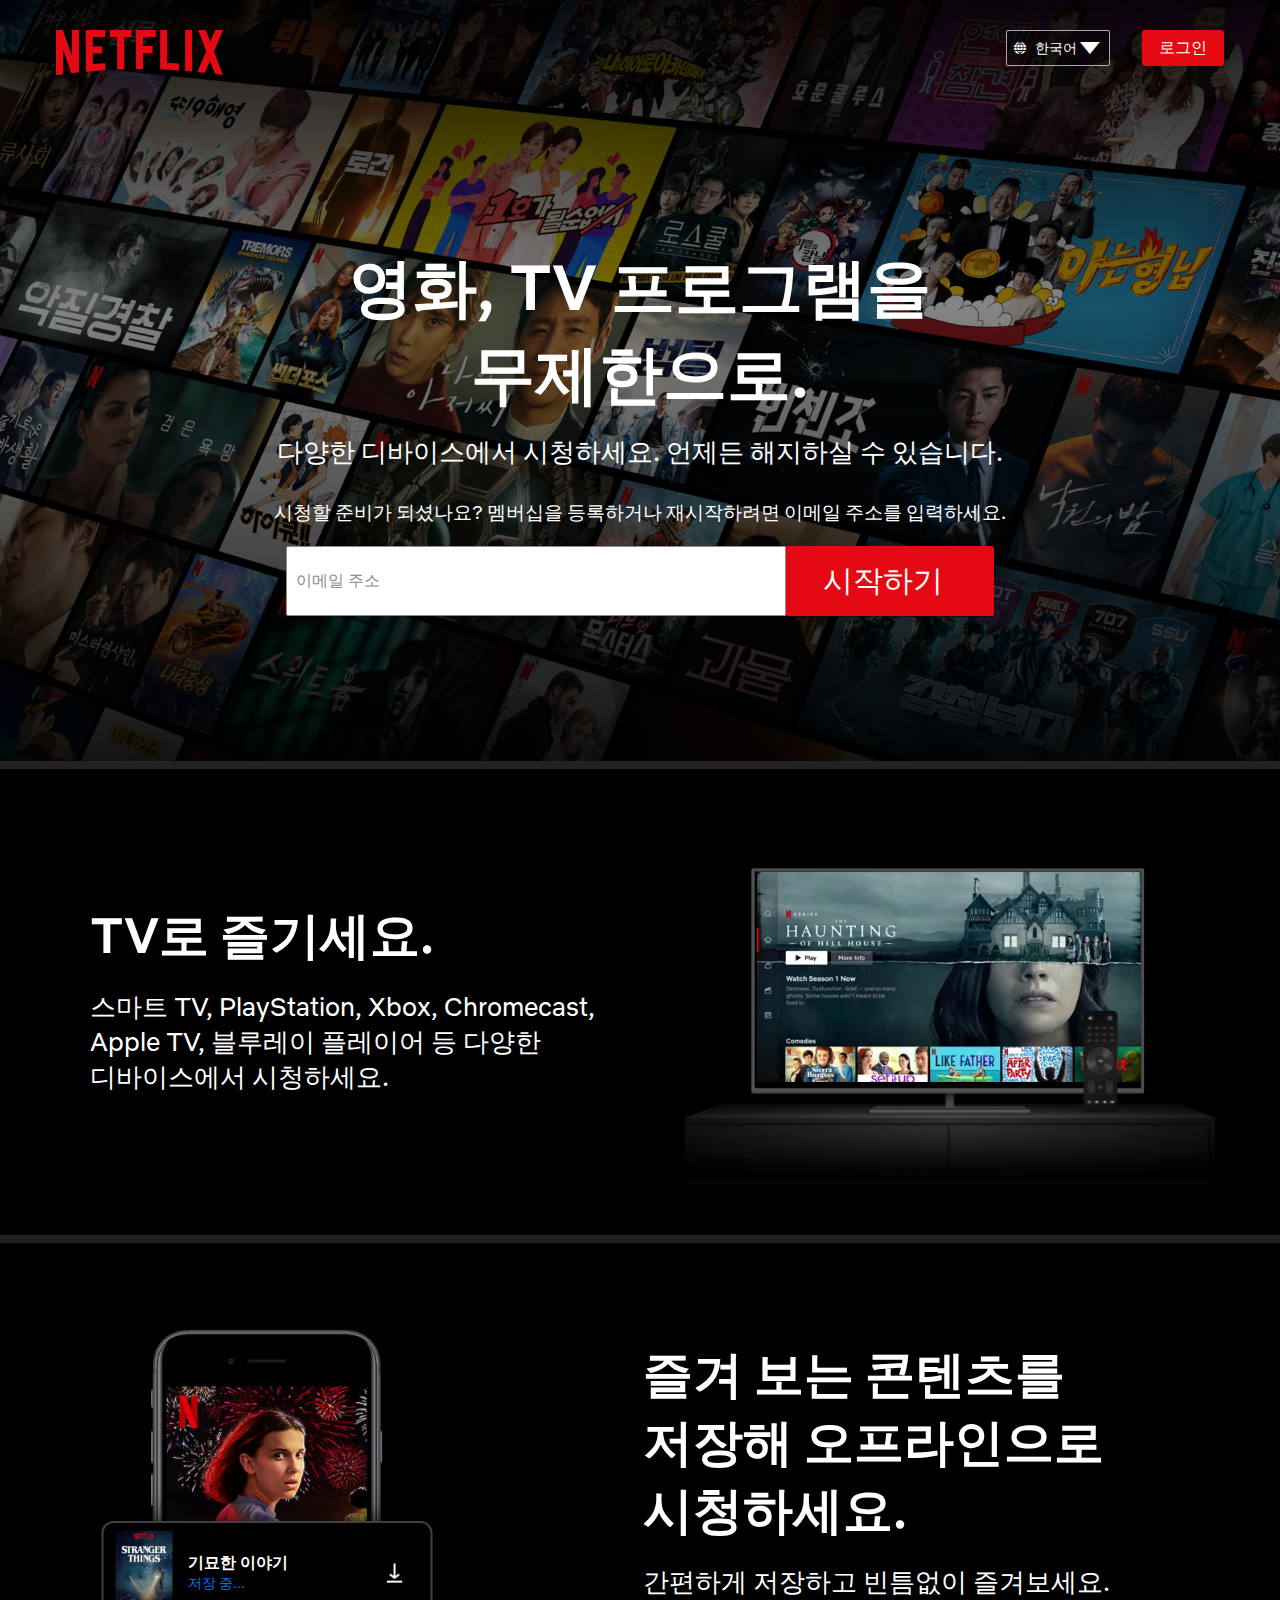
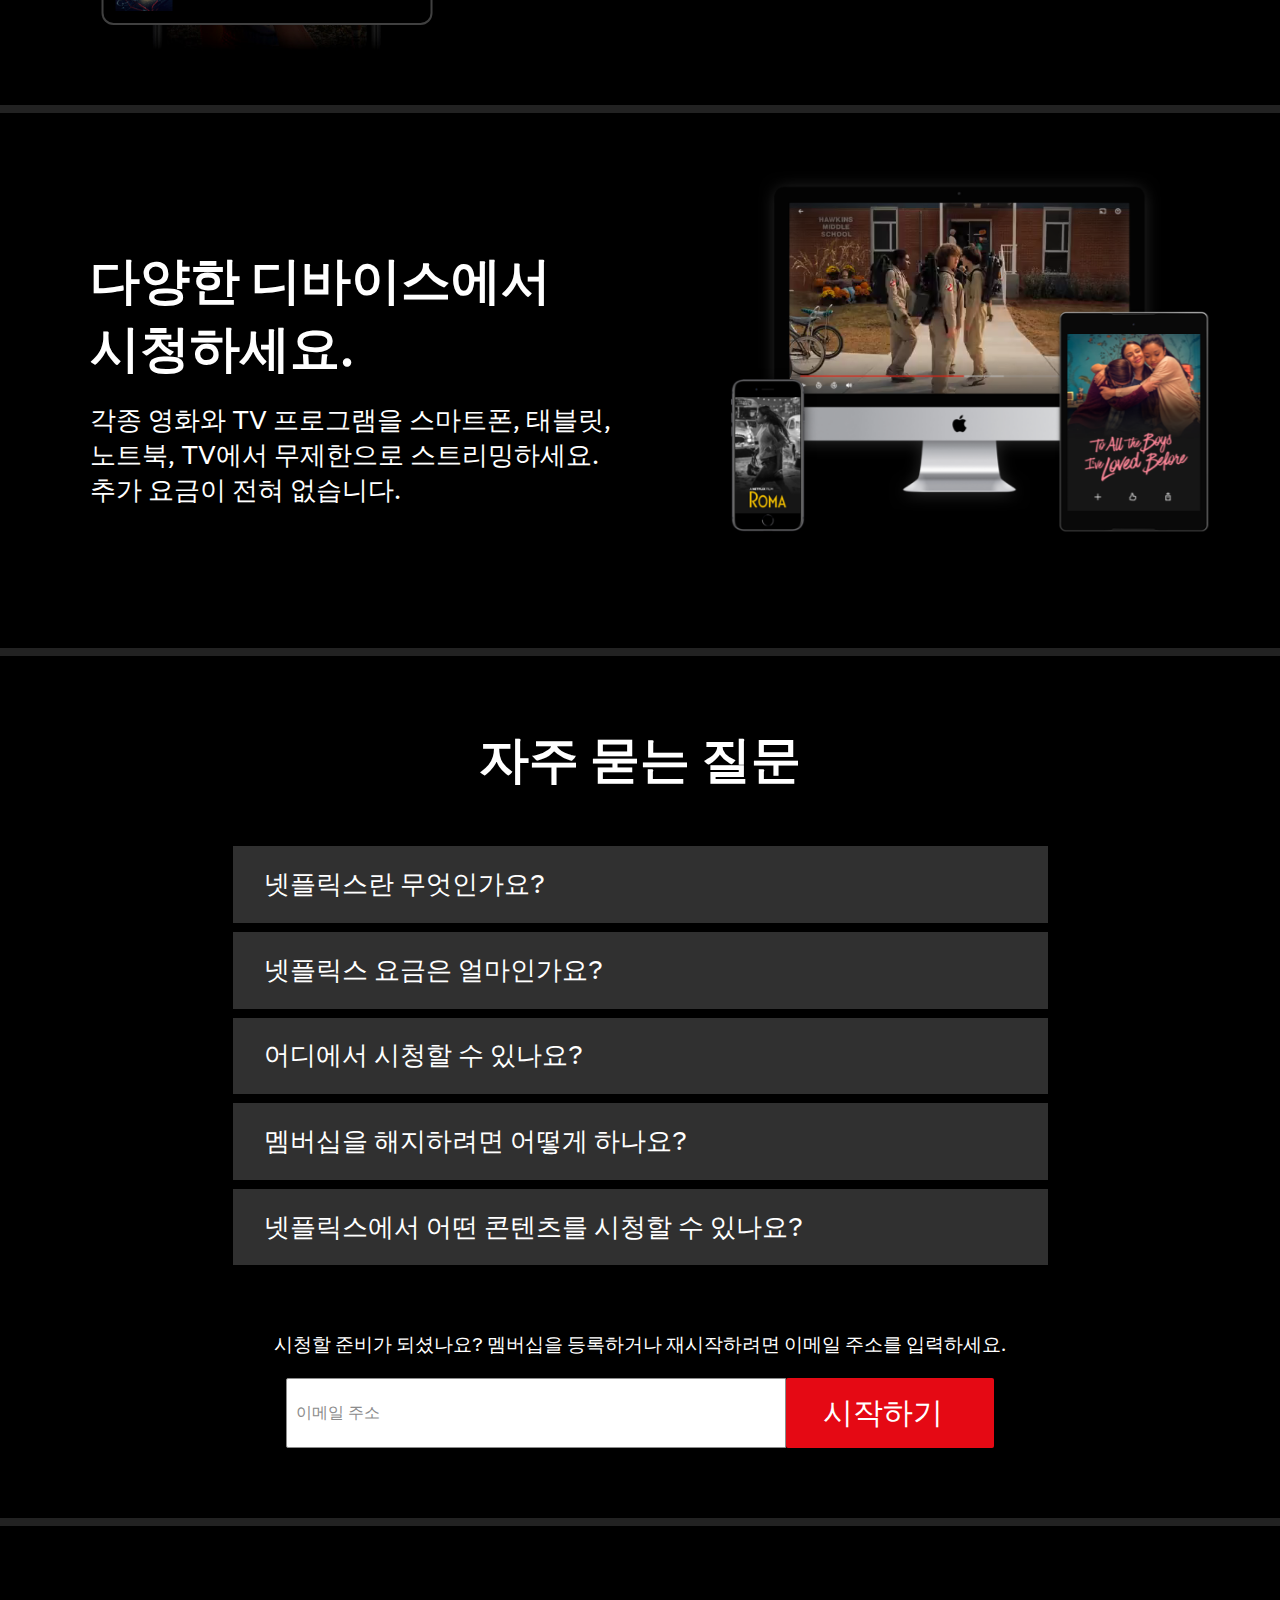
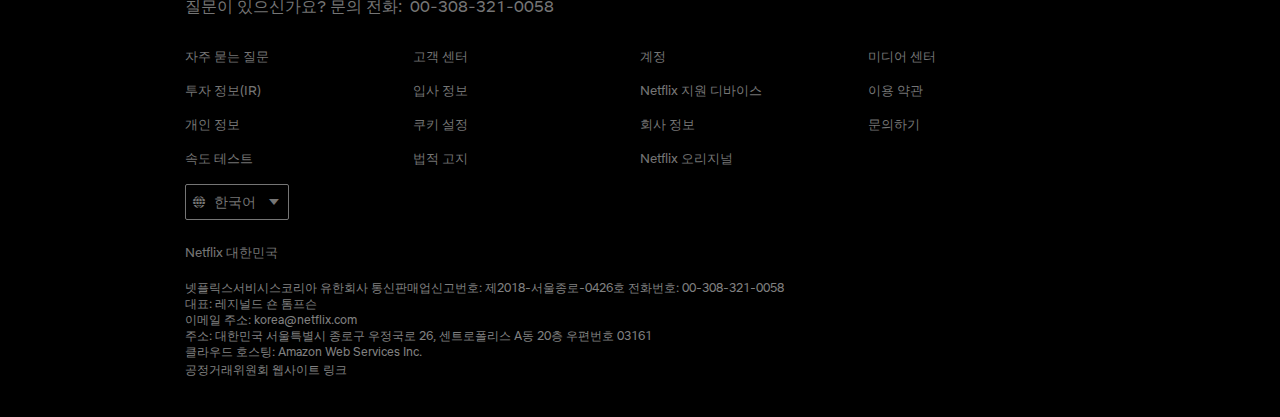
<file: index.html>
<!doctype html>
<html lang="ko">

<head>
  <meta charset="UTF-8">
  <meta name="viewport"
        content="width=device-width, user-scalable=no, initial-scale=1.0, maximum-scale=1.0, minimum-scale=1.0">
  <meta http-equiv="X-UA-Compatible" content="ie=edge">
  <title>Netflix Clone Coding</title>
  
  <!-- fontawesome 추가 영역 -->
  <!-- 구글 "fontawesome cdn" 검색 -->
<!-- https://fontawesome.com/how-to-use/customizing-wordpress/snippets/setup-cdn-webfont -->
<!-- fontawesome -->
<link rel="stylesheet" href="https://pro.fontawesome.com/releases/v5.10.0/css/all.css"
      integrity="sha384-AYmEC3Yw5cVb3ZcuHtOA93w35dYTsvhLPVnYs9eStHfGJvOvKxVfELGroGkvsg+p" crossorigin="anonymous"/>
  
  <!-- stylesheet 추가 영역 -->
  <link rel="stylesheet" href="./css/style.css">
  
  <!-- favicon 추가 영역 -->
  <link rel="shortcut icon" href="https://assets.nflxext.com/us/ffe/siteui/common/icons/nficon2016.ico">
  
</head>

<body>

<div class="wrap">
  <!-- for disclaimer -->
  <!-- 이 부분은 꼭 강의자료(notion)를 참고해주세요 -->
  
  <!-- *** 아래 코드는 깃허브 올리기 전에 주석을 풀어주세요 *** -->
<!--  <div class="disclaimer">-->
<!--    <div class="disclaimer-content">-->
<!--      <p class="comment-1">-->
<!--        This webpage is only a copy of the the official Netflix homepage and was made for educational purposes<br>-->
<!--        The copyrights of images, videos, and fonts used on the homepage are owned by Netflix.-->
<!--      </p>-->
<!--      <p class="comment-2">Thanks to the GitHub Trust & Safety team for their advice.</p>-->
<!--    </div>-->
<!--    <div class="button"><i class="fas fa-window-close"></i></div>-->
<!--  </div>-->
  <!-- *** 여기 까지 입니다! *** -->
  
  <!-- setCookiePopupLayer 추가 영역 -->
  <div class="setCookiePopupLayer">
    <img src="./assets/img/cookieSetting.png" alt="쿠키팝업 레이어">
  </div>
  
  <div class="header-wrapper">
    <!--  header 추가 영역 -->
    <div class="header">
      <div class="nfLogo">
        <svg viewBox="0 0 111 30" class="svg-icon svg-icon-netflix-logo" focusable="false">
          <g id="netflix-logo">
            <path
                d="M105.06233,14.2806261 L110.999156,30 C109.249227,29.7497422 107.500234,29.4366857 105.718437,29.1554972 L102.374168,20.4686475 L98.9371075,28.4375293 C97.2499766,28.1563408 95.5928391,28.061674 93.9057081,27.8432843 L99.9372012,14.0931671 L94.4680851,-5.68434189e-14 L99.5313525,-5.68434189e-14 L102.593495,7.87421502 L105.874965,-5.68434189e-14 L110.999156,-5.68434189e-14 L105.06233,14.2806261 Z M90.4686475,-5.68434189e-14 L85.8749649,-5.68434189e-14 L85.8749649,27.2499766 C87.3746368,27.3437061 88.9371075,27.4055675 90.4686475,27.5930265 L90.4686475,-5.68434189e-14 Z M81.9055207,26.93692 C77.7186241,26.6557316 73.5307901,26.4064111 69.250164,26.3117443 L69.250164,-5.68434189e-14 L73.9366389,-5.68434189e-14 L73.9366389,21.8745899 C76.6248008,21.9373887 79.3120255,22.1557784 81.9055207,22.2804387 L81.9055207,26.93692 Z M64.2496954,10.6561065 L64.2496954,15.3435186 L57.8442216,15.3435186 L57.8442216,25.9996251 L53.2186709,25.9996251 L53.2186709,-5.68434189e-14 L66.3436123,-5.68434189e-14 L66.3436123,4.68741213 L57.8442216,4.68741213 L57.8442216,10.6561065 L64.2496954,10.6561065 Z M45.3435186,4.68741213 L45.3435186,26.2498828 C43.7810479,26.2498828 42.1876465,26.2498828 40.6561065,26.3117443 L40.6561065,4.68741213 L35.8121661,4.68741213 L35.8121661,-5.68434189e-14 L50.2183897,-5.68434189e-14 L50.2183897,4.68741213 L45.3435186,4.68741213 Z M30.749836,15.5928391 C28.687787,15.5928391 26.2498828,15.5928391 24.4999531,15.6875059 L24.4999531,22.6562939 C27.2499766,22.4678976 30,22.2495079 32.7809542,22.1557784 L32.7809542,26.6557316 L19.812541,27.6876933 L19.812541,-5.68434189e-14 L32.7809542,-5.68434189e-14 L32.7809542,4.68741213 L24.4999531,4.68741213 L24.4999531,10.9991564 C26.3126816,10.9991564 29.0936358,10.9054269 30.749836,10.9054269 L30.749836,15.5928391 Z M4.78114163,12.9684132 L4.78114163,29.3429562 C3.09401069,29.5313525 1.59340144,29.7497422 0,30 L0,-5.68434189e-14 L4.4690224,-5.68434189e-14 L10.562377,17.0315868 L10.562377,-5.68434189e-14 L15.2497891,-5.68434189e-14 L15.2497891,28.061674 C13.5935889,28.3437998 11.906458,28.4375293 10.1246602,28.6868498 L4.78114163,12.9684132 Z"
                id="Fill-14">
            </path>
          </g>
        </svg>
      </div>
      <div class="right-menu">
        <div id="lang-selector-wrapper">
          <select class="lang-selector">
            <option class="lang" value="ko">한국어</option>
            <option class="lang" value="en">English</option>
          </select>
        </div>
        <a class="authLinks lang" href="https://www.netflix.com/kr/login">로그인</a>
      </div>
    </div>
  </div>
  
  <div class="story-cards">
    <!-- hero-card 추가 영역 -->
    <div class="story-card hero-card">
      <div class="story-card-background"></div>
      <div class="story-card-text">
        <h1 class="title lang">영화, TV 프로그램을 무제한으로.</h1>
        <h2 class="subtitle lang">다양한 디바이스에서 시청하세요. 언제든 해지하실 수 있습니다.</h2>
        <form class="cta-form" action="https://www.netflix.com/signup/registration?locale=ko-KR">
          <h3 class="cta-form-title lang">시청할 준비가 되셨나요? 멤버십을 등록하거나 재시작하려면 이메일 주소를 입력하세요.</h3>
          <div class="story-card-cta">
            <div class="input-responsive">
              <div class="input-placement">
                <input class="email-input" id="email-input" type="email">
                <label class="placeLabel lang" for="email-input">이메일 주소</label>
              </div>
              <div class="inputError lang">이메일 주소를 입력해 주세요.</div>
            </div>
            <button class="lang" type="submit">시작하기<i class="fal fa-chevron-right"></i></button>
          </div>
        </form>
      </div>
    </div>

    <!-- watchOnTv 추가 영역 -->
    <div class="story-card animation-card watchOnTv">
      <div class="animation-card-container">
        <div class="story-card-text">
          <h1 class="story-card-title lang">TV로 즐기세요.</h1>
          <h2 class="story-card-subtitle lang">스마트 TV, PlayStation, Xbox, Chromecast, Apple TV, 블루레이 플레이어 등 다양한 디바이스에서
            시청하세요. </h2>
        </div>
        <div class="story-card-img-container">
          <div class="story-card-animation-container">
            <img class="story-card-img" src="./assets/img/card-02-tv.png">
            <div class="stroy-card-animation">
              <video class="story-card-video" autoplay="" playsinline="" muted="" loop="">
                <source src="./assets/img/card-02-tv-video.m4v" type="video/mp4">
              </video>
            </div>
          </div>
        </div>
      </div>
    </div>

    <!-- downloadAndWatch 추가 영역 -->
    <div class="story-card animation-card downloadAndWatch flipped">
      <div class="animation-card-container">
        <div class="story-card-text">
          <h1 class="story-card-title lang">즐겨 보는 콘텐츠를 저장해 오프라인으로 시청하세요.</h1>
          <h2 class="story-card-subtitle lang">간편하게 저장하고 빈틈없이 즐겨보세요.</h2>
        </div>
        <div class="story-card-img-container">
          <div class="story-card-animation-container">
            <img class="story-card-img" src="./assets/img/card-03-mobile.jpg">
            <div class="stroy-card-animation">
              <div class="story-card-animation-image">
                <img alt="" src="./assets/img/card-03-boxshot.png">
              </div>
              <div class="story-card-animation-text">
                <div class="text-0 lang" data-uia="">기묘한 이야기</div>
                <div id="" class="text-1 lang" data-uia="">저장 중...</div>
              </div>
            </div>
          </div>
        </div>
      </div>
    </div>
    <!-- watchOnDevice 추가 영역 -->
    <div class="story-card animation-card watchOnDevice">
      <div class="animation-card-container">
        <div class="story-card-text">
          <h1 class="story-card-title lang">다양한 디바이스에서 시청하세요.</h1>
          <h2 class="story-card-subtitle lang">각종 영화와 TV 프로그램을 스마트폰, 태블릿, 노트북, TV에서 무제한으로 스트리밍하세요. 추가 요금이 전혀 없습니다.</h2>
        </div>
        <div class="story-card-img-container">
          <div class="story-card-animation-container">
            <img class="story-card-img" src="./assets/img/card-04-devices.png">
            <div class="story-card-animation">
              <video class="story-card-video" autoplay="" playsinline="" muted="" loop="">
                <source src="./assets/img/card-04-video.m4v" type="video/mp4">
              </video>
            </div>
          </div>
        </div>
      </div>
    </div>

    <!--  faq-card 추가 영역 -->
    <div class="story-card faq-card">
  <div class="story-card-text">
    <h1 class="story-card-title lang">자주 묻는 질문</h1>
    <ul class="faq-list">
      <li class="faq-list-item">
        <button class="faq-question lang">넷플릭스란 무엇인가요?
          <i class="fal fa-plus"></i>
        </button>
        <div class="faq-answer closed">
            <span class="lang">넷플릭스는 각종 수상 경력에 빛나는 TV 프로그램, 영화, 애니메이션, 다큐멘터리 등 다양한 콘텐츠를 인터넷 연결이 가능한 수천 종의 디바이스에서 시청할 수 있는 스트리밍
              서비스입니다. <br><br>저렴한 월 요금으로 일체의 광고 없이 원하는 시간에 원하는 만큼 즐길 수 있습니다. 무궁무진한 콘텐츠가 준비되어 있으며 매주 새로운 TV 프로그램과 영화가
              제공됩니다.</span>
        </div>
      </li>
      <li class="faq-list-item">
        <button class="faq-question lang">넷플릭스 요금은 얼마인가요?
          <i class="fal fa-plus"></i>
        </button>
        <div class="faq-answer closed">
            <span class="lang">스마트폰, 태블릿, 스마트 TV, 노트북, 스트리밍 디바이스 등 다양한 디바이스에서 월정액 요금 하나로 넷플릭스를 시청하세요. 멤버십 요금은 월 9,500원부터
              14,500원까지 다양합니다. 추가 비용이나 약정이 없습니다.</span>
        </div>
      </li>
      <li class="faq-list-item">
        <button class="faq-question lang">어디에서 시청할 수 있나요?
          <i class="fal fa-plus"></i>
        </button>
        <div class="faq-answer closed">
            <span class="lang">다양한 디바이스에서 언제 어디서나 시청할 수 있습니다. 넷플릭스 계정으로 로그인하면 PC에서 netflix.com을 통해 바로 시청할 수 있으며, 인터넷이 연결되어 있고
              넷플릭스 앱을 지원하는 디바이스(스마트 TV, 스마트폰, 태블릿, 스트리밍 미디어 플레이어, 게임 콘솔 등)에서도 언제든지 시청할 수 있습니다. <br><br>iOS, Android,
              Windows 10용 앱에서는 좋아하는 프로그램을 저장할 수도 있습니다. 저장 기능을 이용해 이동 중이나 인터넷에 연결할 수 없는 곳에서도 시청하세요. 넷플릭스는 어디서든
              함께니까요.</span>
        </div>
      </li>
      <li class="faq-list-item">
        <button class="faq-question lang">멤버십을 해지하려면 어떻게 하나요?
          <i class="fal fa-plus"></i>
        </button>
        <div class="faq-answer closed">
            <span class="lang">넷플릭스는 부담 없이 간편합니다. 성가신 계약도, 약정도 없으니까요. 멤버십 해지도 온라인에서 클릭 두 번이면 완료할 수 있습니다. 해지 수수료도 없으니 원할 때 언제든 계정을
              시작하거나 종료하세요.</span>
        </div>
      </li>
      <li class="faq-list-item">
        <button class="faq-question lang">넷플릭스에서 어떤 콘텐츠를 시청할 수 있나요?
          <i class="fal fa-plus"></i>
        </button>
        <div class="faq-answer closed">
            <span class="lang">넷플릭스는 장편 영화, 다큐멘터리, TV 프로그램, 애니메이션, 각종 상을 수상한 넷플릭스 오리지널 등 수많은 콘텐츠를 확보하고 있습니다. 마음에 드는 콘텐츠를 원하는 시간에
              원하는 만큼 시청하세요.</span>
        </div>
      </li>
    </ul>
    <form class="cta-form" action="https://www.netflix.com/signup/registration?locale=ko-KR">
      <h3 class="cta-form-title lang">시청할 준비가 되셨나요? 멤버십을 등록하거나 재시작하려면 이메일 주소를 입력하세요.</h3>
      <div class="story-card-cta">
        <div class="input-responsive">
          <div class="input-placement">
            <input class="email-input" id="email-input_faq" type="email">
            <label class="placeLabel lang" for="email-input_faq">이메일 주소</label>
          </div>
          <div class="inputError lang">이메일 주소를 입력해 주세요.</div>
        </div>
        <button class="lang" type="submit">시작하기<i class="fal fa-chevron-right lang"></i></button>
      </div>
    </form>
  </div>
</div>

    <!-- footer-card 추가 영역 -->
    <div class="story-card footer-card">
      <div class="site-footer-wrapper">
        <div class="stie-footer">
          <p class="footer-top lang">질문이 있으신가요? 문의 전화: &nbsp;<a class="footer-top-a"
                                                                href="tel:00-308-321-0058">00-308-321-0058</a>
          </p>
          <ul class="footer-links">
            <li class="footer-link-item">
              <a href="https://help.netflix.com/ko/node/412" class="footer-link"><span class="lang">자주 묻는 질문</span></a>
            </li>
            <li class="footer-link-item">
              <a href="https://help.netflix.com/ko/" class="footer-link"><span class="lang">고객 센터</span></a>
            </li>
            <li class="footer-link-item">
              <a href="https://www.netflix.com/kr/login?nextpage=https%3A%2F%2Fwww.netflix.com%2Fyouraccount"
                 class="footer-link"><span class="lang">계정</span></a>
            </li>
            <li class="footer-link-item">
              <a href="https://media.netflix.com/ko/" class="footer-link"><span class="lang">미디어 센터</span></a>
            </li>
            <li class="footer-link-item">
              <a href="https://ir.netflix.net/ir-overview/profile/default.aspx" class="footer-link"><span class="lang">투자
                정보(IR)</span></a>
            </li>
            <li class="footer-link-item">
              <a href="https://jobs.netflix.com/" class="footer-link"><span class="lang">입사 정보</span></a>
            </li>
            <li class="footer-link-item">
              <a href="https://devices.netflix.com/ko/" class="footer-link"><span
                  class="lang">Netflix 지원 디바이스</span></a>
            </li>
            <li class="footer-link-item">
              <a href="https://help.netflix.com/legal/termsofuse" class="footer-link"><span
                  class="lang">이용 약관</span></a>
            </li>
            <li class="footer-link-item">
              <a href="https://help.netflix.com/legal/privacy" class="footer-link"><span class="lang">개인 정보</span></a>
            </li>
            <li class="footer-link-item setCookiePopup">
              <a href="javascript:void(0)" class="footer-link"><span class="lang">쿠키 설정</span></a>
            </li>
            <li class="footer-link-item">
              <a href="https://help.netflix.com/legal/corpinfo" class="footer-link"><span class="lang">회사 정보</span></a>
            </li>
            <li class="footer-link-item">
              <a href="https://help.netflix.com/ko/contactus" class="footer-link"><span class="lang">문의하기</span></a>
            </li>
            <li class="footer-link-item">
              <a href="https://fast.com/ko/" class="footer-link"><span class="lang">속도 테스트</span></a>
            </li>
            <li class="footer-link-item">
              <a href="https://help.netflix.com/legal/notices" class="footer-link"><span class="lang">법적 고지</span></a>
            </li>
            <li class="footer-link-item">
              <a href="https://www.netflix.com/kr/browse/genre/839338" class="footer-link"><span class="lang">Netflix
                    오리지널</span></a>
            </li>
          </ul>
          <div id="footer-lang-selector-wrapper">
            <select class="lang-selector">
              <option class="lang" value="ko">한국어</option>
              <option class="lang" value="en">English</option>
            </select>
          </div>
          <p class="footer-country lang">Netflix 대한민국</p>
          <div class="copy-text">
            <div class="copy-text-block lang">넷플릭스서비시스코리아 유한회사 통신판매업신고번호: 제2018-서울종로-0426호 전화번호: 00-308-321-0058</div>
            <div class="copy-text-block lang">대표: 레지널드 숀 톰프슨</div>
            <div class="copy-text-block lang">이메일 주소: korea@netflix.com</div>
            <div class="copy-text-block lang">주소: 대한민국 서울특별시 종로구 우정국로 26, 센트로폴리스 A동 20층 우편번호 03161</div>
            <div class="copy-text-block lang">클라우드 호스팅: Amazon Web Services Inc.</div>
            <div class="copy-text-block" data-uia=""><a class="lang"
                href="http://www.ftc.go.kr/www/bizCommView.do?key=232&amp;apv_perm_no=2018300016930200431&amp;pageUnit=10&amp;searchCnd=bup_nm&amp;searchKrwd=%EB%84%B7%ED%94%8C%EB%A6%AD%EC%8A%A4&amp;pageIndex=1">공정거래위원회
              웹사이트 링크</a></div>
          </div>
        </div>
      </div>
    </div>
  </div>
</div>

<!-- jquery 추가 영역 -->
<!-- jquery cnd 검색 -->
<!-- https://code.jquery.com/ -->
<script
    src="https://code.jquery.com/jquery-3.6.0.min.js"
    integrity="sha256-/xUj+3OJU5yExlq6GSYGSHk7tPXikynS7ogEvDej/m4="
    crossorigin="anonymous"></script>

<!-- 다국어 처리 -->
<script src="js/lang.js"></script>

<!-- common -->
<script src="js/common.js"></script>

</body>

</html>
</file>
<file: css/style.css>
@import "./header-wrapper.css";
@import "reset.css";
@import "fonts.css";
@import "common.css";
@import "header-wrapper.css";
@import "hero-card.css";
@import "watchOnTv.css";
@import "downloadAndWatch.css";
@import "watchOnDevice.css";
@import "faq-card.css";
@import "footer.css";

/* test */

body * {
    /*outline: 1px solid white;*/
}

/* test END */
</file>
